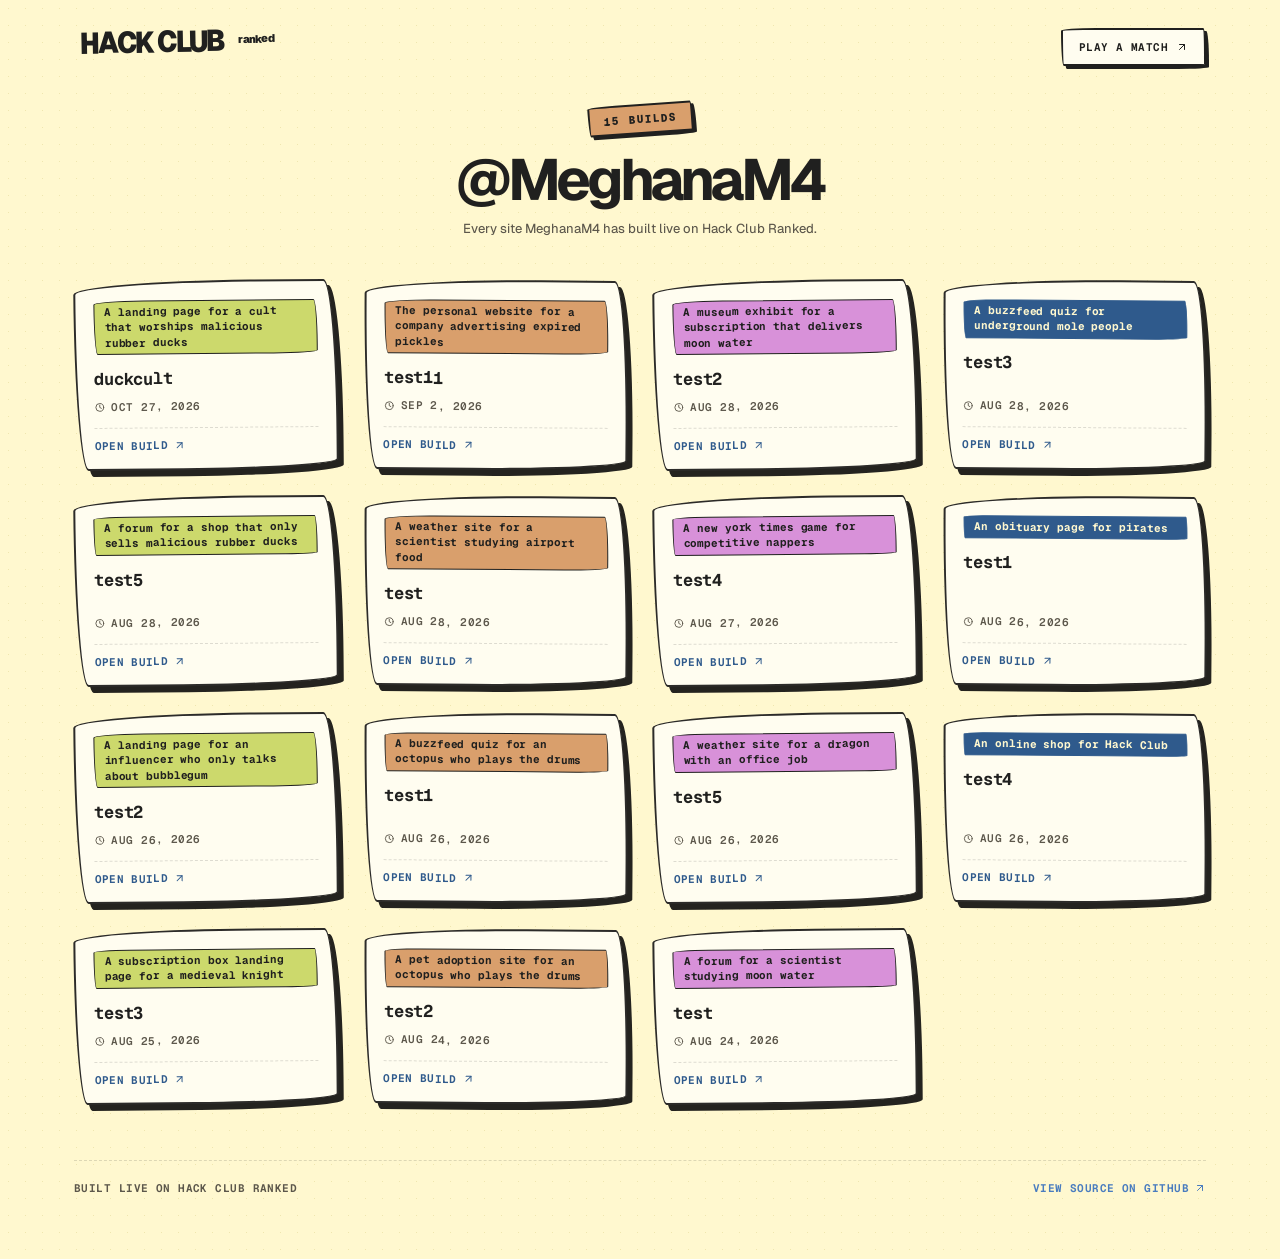
<file: index.html>
<!doctype html>
<html lang="en">
<head>
<meta charset="utf-8">
<meta name="viewport" content="width=device-width, initial-scale=1">
<meta name="color-scheme" content="light">
<title>MeghanaM4's Hack Club Ranked builds</title>
<meta name="description" content="Websites MeghanaM4 built live on Hack Club Ranked.">
<link rel="icon" href="data:image/svg+xml,%3Csvg%20width%3D%2224%22%20height%3D%2224%22%20viewBox%3D%220%200%2024%2024%22%20fill%3D%22none%22%20xmlns%3D%22http%3A%2F%2Fwww.w3.org%2F2000%2Fsvg%22%3E%3Cpath%20d%3D%22M22%2019.2727C22%2020.779%2020.779%2022%2019.2727%2022H14.7273C13.221%2022%2012%2020.779%2012%2019.2727V12H19.2727C20.779%2012%2022%2013.221%2022%2014.7273V19.2727Z%22%20fill%3D%22%2368C4FF%22%2F%3E%3Cpath%20d%3D%22M20%202C21.1046%202%2022%202.89543%2022%204V7C22%208.10457%2021.1046%209%2020%209H17C15.8954%209%2015%208.10457%2015%207V4C15%202.89543%2015.8954%202%2017%202H20Z%22%20fill%3D%22%230C79D8%22%2F%3E%3Cpath%20d%3D%22M7%2015C8.10457%2015%209%2015.8954%209%2017V20C9%2021.1046%208.10457%2022%207%2022H4C2.89543%2022%202%2021.1046%202%2020V17C2%2015.8954%202.89543%2015%204%2015H7Z%22%20fill%3D%22%230C79D8%22%2F%3E%3Cpath%20d%3D%22M12%2012H4.72727C3.22104%2012%202%2010.779%202%209.27273V4.72727C2%203.22104%203.22104%202%204.72727%202H9.27273C10.779%202%2012%203.22104%2012%204.72727V12Z%22%20fill%3D%22%232E9EFF%22%2F%3E%3C%2Fsvg%3E">
<link rel="preconnect" href="https://fonts.googleapis.com">
<link rel="preconnect" href="https://fonts.gstatic.com" crossorigin>
<link href="https://fonts.googleapis.com/css2?family=Geist:wght@400..900&family=Geist+Mono:wght@400..900&display=swap" rel="stylesheet">
<style>
  :root {
    color-scheme: light;
    --cream: #fff8cf;
    --ink: #20201f;
    --muted: #5c574b;
    --pink: #d891d9;
    --blue: #497cbf;
    --blue-strong: #2f5a8c;
    --green: #ccd96c;
    --orange: #d99f6c;
    --paper: #fffdf0;
    --line: #2c2b29;
    --blob: 255px 20px 225px 20px / 20px 225px 15px 255px;
    --font-sans: "Geist", ui-sans-serif, system-ui, "Segoe UI", sans-serif;
    --font-mono: "Geist Mono", ui-monospace, "SF Mono", Menlo, Consolas, monospace;
  }
  * { box-sizing: border-box; }
  body {
    margin: 0;
    min-width: 320px;
    color: var(--ink);
    font-family: var(--font-sans);
    background-color: var(--cream);
    background-image: radial-gradient(#c7b65c45 0.7px, transparent 0.7px);
    background-size: 17px 17px;
  }
  a:focus-visible, button:focus-visible {
    outline: 3px solid var(--blue);
    outline-offset: 3px;
  }
  .page { max-width: 1180px; margin: 0 auto; padding: 28px 24px 64px; }
  .site-header {
    display: flex;
    align-items: flex-start;
    justify-content: space-between;
    flex-wrap: wrap;
    gap: 14px;
    padding-bottom: 30px;
  }
  .logo {
    display: inline-flex;
    align-items: flex-start;
    gap: 8px;
    text-decoration: none;
    color: var(--ink);
    transform: rotate(-1deg);
  }
  .logo span {
    font-size: 30px;
    line-height: 0.9;
    font-weight: 950;
    letter-spacing: -0.08em;
    transform: scaleX(0.92);
  }
  .logo em {
    font-style: normal;
    font-size: 11px;
    font-weight: 900;
    margin-top: 5px;
    letter-spacing: -0.07em;
  }
  .pill-button {
    display: inline-flex;
    align-items: center;
    gap: 8px;
    border: 2px solid var(--ink);
    background: var(--paper);
    box-shadow: 3px 3px 0 var(--ink);
    padding: 10px 16px;
    font: 650 11px var(--font-mono);
    text-transform: uppercase;
    letter-spacing: 0.04em;
    color: var(--ink);
    text-decoration: none;
    border-radius: var(--blob);
    transition: transform 0.15s, box-shadow 0.15s;
  }
  .pill-button:hover { background: var(--green); transform: translate(2px, 2px); box-shadow: 1px 1px 0 var(--ink); }
  .pill-button:active { transform: translate(3px, 3px); box-shadow: none; }
  .page-head { max-width: 640px; margin: 8px auto 40px; text-align: center; }
  .build-count-sticker {
    display: inline-block;
    margin-bottom: 14px;
    border: 2px solid var(--ink);
    background: var(--orange);
    padding: 6px 14px;
    font: 800 11px var(--font-mono);
    text-transform: uppercase;
    letter-spacing: 0.1em;
    box-shadow: 3px 3px 0 var(--ink);
    border-radius: var(--blob);
    transform: rotate(-4deg);
  }
  .page-head h1 {
    margin: 4px 0 12px;
    font-size: clamp(34px, 5vw, 58px);
    letter-spacing: -0.065em;
    line-height: 0.95;
  }
  .page-head p {
    margin: 0 auto;
    max-width: 480px;
    font: 450 13px/1.6 var(--font-sans);
    color: var(--muted);
  }
  .gallery-grid {
    list-style: none;
    margin: 0;
    padding: 0;
    display: grid;
    grid-template-columns: repeat(auto-fill, minmax(260px, 1fr));
    gap: clamp(18px, 3vw, 26px);
  }
  .gallery-grid li { display: flex; min-width: 0; }
  .build-card {
    flex: 1;
    min-width: 0;
    display: flex;
    flex-direction: column;
    gap: 10px;
    min-height: 150px;
    border: 2px solid var(--line);
    background: var(--paper);
    box-shadow: 5px 6px 0 #24231f;
    padding: 18px 18px 16px;
    border-radius: var(--blob);
    text-decoration: none;
    color: var(--ink);
    --tilt: -0.5deg;
    transform: rotate(var(--tilt));
    transition: transform 0.15s, box-shadow 0.15s;
  }
  .gallery-grid li:nth-child(even) .build-card { --tilt: 0.45deg; }
  .build-card:hover { transform: translate(3px, 3px) rotate(var(--tilt)); box-shadow: 2px 3px 0 #24231f; }
  .build-card:active { transform: translate(5px, 5px) rotate(var(--tilt)); box-shadow: none; }
  .build-card-tag {
    display: inline-flex;
    max-width: 100%;
    min-width: 0;
    white-space: normal;
    word-break: break-word;
    border: 1.5px solid var(--ink);
    background: var(--cream);
    color: var(--ink);
    padding: 3px 10px;
    font: 700 11px var(--font-mono);
    letter-spacing: -0.01em;
    line-height: 1.4;
    border-radius: var(--blob);
  }
  .gallery-grid li:nth-child(4n+1) .build-card-tag { background: var(--green); }
  .gallery-grid li:nth-child(4n+2) .build-card-tag { background: var(--orange); }
  .gallery-grid li:nth-child(4n+3) .build-card-tag { background: var(--pink); }
  .gallery-grid li:nth-child(4n) .build-card-tag { background: var(--blue-strong); color: var(--cream); border-color: var(--blue-strong); }
  .build-card-name {
    margin: 4px 0 0;
    font: 700 17px var(--font-mono);
    letter-spacing: -0.01em;
    line-height: 1.25;
    word-break: break-word;
  }
  .build-card-meta {
    margin-top: auto;
    display: flex;
    align-items: center;
    gap: 6px;
    font: 600 11px var(--font-mono);
    text-transform: uppercase;
    letter-spacing: 0.04em;
    color: var(--muted);
  }
  .build-card-cta {
    display: inline-flex;
    align-items: center;
    gap: 6px;
    margin-top: 4px;
    padding-top: 10px;
    border-top: 1px dashed #00000022;
    font: 650 11px var(--font-mono);
    text-transform: uppercase;
    letter-spacing: 0.03em;
    color: var(--blue-strong);
  }
  .build-card:hover .build-card-cta { color: var(--ink); }
  .empty-state {
    max-width: 480px;
    margin: 20px auto 0;
    text-align: center;
    border: 2px dashed var(--ink);
    background: var(--paper);
    padding: 36px 28px;
    border-radius: var(--blob);
  }
  .empty-state p {
    margin: 0 0 20px;
    font: 500 12px/1.6 var(--font-mono);
    color: var(--muted);
  }
  .site-footer {
    margin-top: 56px;
    padding-top: 20px;
    border-top: 1px dashed #00000022;
    display: flex;
    flex-wrap: wrap;
    justify-content: space-between;
    gap: 10px;
    font: 650 11px var(--font-mono);
    text-transform: uppercase;
    letter-spacing: 0.04em;
    color: var(--muted);
  }
  .site-footer a {
    display: inline-flex;
    align-items: center;
    gap: 5px;
    color: var(--blue);
    text-decoration: none;
  }
  .site-footer a:hover { color: var(--blue-strong); text-decoration: underline; }
  @media (max-width: 760px) {
    .gallery-grid { grid-template-columns: repeat(auto-fill, minmax(220px, 1fr)); }
  }
  @media (max-width: 480px) {
    .site-header { flex-direction: column; align-items: center; text-align: center; }
    .gallery-grid { grid-template-columns: 1fr; }
    .site-footer { flex-direction: column; align-items: center; text-align: center; }
  }
  @media (prefers-reduced-motion: reduce) {
    *, *::before, *::after {
      animation-duration: 0.01ms !important;
      transition-duration: 0.01ms !important;
    }
  }
</style>
</head>
<body>
<div class="page">
  <header class="site-header">
    <a class="logo" href="https://ranked.hackclub.com" aria-label="Hack Club Ranked home">
      <span>HACK CLUB</span><em>ranked</em>
    </a>
    <a class="pill-button" href="https://ranked.hackclub.com">play a match <svg aria-hidden="true" width="12" height="12" viewBox="0 0 24 24" fill="none" stroke="currentColor" stroke-width="2" stroke-linecap="round" stroke-linejoin="round"><path d="M7 17 17 7"/><path d="M7 7h10v10"/></svg></a>
  </header>
  <main>
    <div class="page-head">
      <span class="build-count-sticker">15 builds</span>
      <h1>@MeghanaM4</h1>
      <p>Every site MeghanaM4 has built live on Hack Club Ranked.</p>
    </div>
    <ul class="gallery-grid">
        <li>
          <a class="build-card" href="./duckcult/">
            <span class="build-card-tag">A landing page for a cult that worships malicious rubber ducks</span>
            <strong class="build-card-name">duckcult</strong>
            <span class="build-card-meta"><svg aria-hidden="true" width="11" height="11" viewBox="0 0 24 24" fill="none" stroke="currentColor" stroke-width="2" stroke-linecap="round" stroke-linejoin="round"><circle cx="12" cy="12" r="8.5"/><path d="M12 7v5l3.5 2"/></svg>Oct 27, 2026</span>
            <span class="build-card-cta">open build <svg aria-hidden="true" width="12" height="12" viewBox="0 0 24 24" fill="none" stroke="currentColor" stroke-width="2" stroke-linecap="round" stroke-linejoin="round"><path d="M7 17 17 7"/><path d="M7 7h10v10"/></svg></span>
          </a>
        </li>
        <li>
          <a class="build-card" href="./test11/">
            <span class="build-card-tag">The personal website for a company advertising expired pickles</span>
            <strong class="build-card-name">test11</strong>
            <span class="build-card-meta"><svg aria-hidden="true" width="11" height="11" viewBox="0 0 24 24" fill="none" stroke="currentColor" stroke-width="2" stroke-linecap="round" stroke-linejoin="round"><circle cx="12" cy="12" r="8.5"/><path d="M12 7v5l3.5 2"/></svg>Sep 2, 2026</span>
            <span class="build-card-cta">open build <svg aria-hidden="true" width="12" height="12" viewBox="0 0 24 24" fill="none" stroke="currentColor" stroke-width="2" stroke-linecap="round" stroke-linejoin="round"><path d="M7 17 17 7"/><path d="M7 7h10v10"/></svg></span>
          </a>
        </li>
        <li>
          <a class="build-card" href="./test2/">
            <span class="build-card-tag">A museum exhibit for a subscription that delivers moon water</span>
            <strong class="build-card-name">test2</strong>
            <span class="build-card-meta"><svg aria-hidden="true" width="11" height="11" viewBox="0 0 24 24" fill="none" stroke="currentColor" stroke-width="2" stroke-linecap="round" stroke-linejoin="round"><circle cx="12" cy="12" r="8.5"/><path d="M12 7v5l3.5 2"/></svg>Aug 28, 2026</span>
            <span class="build-card-cta">open build <svg aria-hidden="true" width="12" height="12" viewBox="0 0 24 24" fill="none" stroke="currentColor" stroke-width="2" stroke-linecap="round" stroke-linejoin="round"><path d="M7 17 17 7"/><path d="M7 7h10v10"/></svg></span>
          </a>
        </li>
        <li>
          <a class="build-card" href="./test3/">
            <span class="build-card-tag">A buzzfeed quiz for underground mole people</span>
            <strong class="build-card-name">test3</strong>
            <span class="build-card-meta"><svg aria-hidden="true" width="11" height="11" viewBox="0 0 24 24" fill="none" stroke="currentColor" stroke-width="2" stroke-linecap="round" stroke-linejoin="round"><circle cx="12" cy="12" r="8.5"/><path d="M12 7v5l3.5 2"/></svg>Aug 28, 2026</span>
            <span class="build-card-cta">open build <svg aria-hidden="true" width="12" height="12" viewBox="0 0 24 24" fill="none" stroke="currentColor" stroke-width="2" stroke-linecap="round" stroke-linejoin="round"><path d="M7 17 17 7"/><path d="M7 7h10v10"/></svg></span>
          </a>
        </li>
        <li>
          <a class="build-card" href="./test5/">
            <span class="build-card-tag">A forum for a shop that only sells malicious rubber ducks</span>
            <strong class="build-card-name">test5</strong>
            <span class="build-card-meta"><svg aria-hidden="true" width="11" height="11" viewBox="0 0 24 24" fill="none" stroke="currentColor" stroke-width="2" stroke-linecap="round" stroke-linejoin="round"><circle cx="12" cy="12" r="8.5"/><path d="M12 7v5l3.5 2"/></svg>Aug 28, 2026</span>
            <span class="build-card-cta">open build <svg aria-hidden="true" width="12" height="12" viewBox="0 0 24 24" fill="none" stroke="currentColor" stroke-width="2" stroke-linecap="round" stroke-linejoin="round"><path d="M7 17 17 7"/><path d="M7 7h10v10"/></svg></span>
          </a>
        </li>
        <li>
          <a class="build-card" href="./test/">
            <span class="build-card-tag">A weather site for a scientist studying airport food</span>
            <strong class="build-card-name">test</strong>
            <span class="build-card-meta"><svg aria-hidden="true" width="11" height="11" viewBox="0 0 24 24" fill="none" stroke="currentColor" stroke-width="2" stroke-linecap="round" stroke-linejoin="round"><circle cx="12" cy="12" r="8.5"/><path d="M12 7v5l3.5 2"/></svg>Aug 28, 2026</span>
            <span class="build-card-cta">open build <svg aria-hidden="true" width="12" height="12" viewBox="0 0 24 24" fill="none" stroke="currentColor" stroke-width="2" stroke-linecap="round" stroke-linejoin="round"><path d="M7 17 17 7"/><path d="M7 7h10v10"/></svg></span>
          </a>
        </li>
        <li>
          <a class="build-card" href="./test4/">
            <span class="build-card-tag">A new york times game for competitive nappers</span>
            <strong class="build-card-name">test4</strong>
            <span class="build-card-meta"><svg aria-hidden="true" width="11" height="11" viewBox="0 0 24 24" fill="none" stroke="currentColor" stroke-width="2" stroke-linecap="round" stroke-linejoin="round"><circle cx="12" cy="12" r="8.5"/><path d="M12 7v5l3.5 2"/></svg>Aug 27, 2026</span>
            <span class="build-card-cta">open build <svg aria-hidden="true" width="12" height="12" viewBox="0 0 24 24" fill="none" stroke="currentColor" stroke-width="2" stroke-linecap="round" stroke-linejoin="round"><path d="M7 17 17 7"/><path d="M7 7h10v10"/></svg></span>
          </a>
        </li>
        <li>
          <a class="build-card" href="./test1/">
            <span class="build-card-tag">An obituary page for pirates</span>
            <strong class="build-card-name">test1</strong>
            <span class="build-card-meta"><svg aria-hidden="true" width="11" height="11" viewBox="0 0 24 24" fill="none" stroke="currentColor" stroke-width="2" stroke-linecap="round" stroke-linejoin="round"><circle cx="12" cy="12" r="8.5"/><path d="M12 7v5l3.5 2"/></svg>Aug 26, 2026</span>
            <span class="build-card-cta">open build <svg aria-hidden="true" width="12" height="12" viewBox="0 0 24 24" fill="none" stroke="currentColor" stroke-width="2" stroke-linecap="round" stroke-linejoin="round"><path d="M7 17 17 7"/><path d="M7 7h10v10"/></svg></span>
          </a>
        </li>
        <li>
          <a class="build-card" href="./test2/">
            <span class="build-card-tag">A landing page for an influencer who only talks about bubblegum</span>
            <strong class="build-card-name">test2</strong>
            <span class="build-card-meta"><svg aria-hidden="true" width="11" height="11" viewBox="0 0 24 24" fill="none" stroke="currentColor" stroke-width="2" stroke-linecap="round" stroke-linejoin="round"><circle cx="12" cy="12" r="8.5"/><path d="M12 7v5l3.5 2"/></svg>Aug 26, 2026</span>
            <span class="build-card-cta">open build <svg aria-hidden="true" width="12" height="12" viewBox="0 0 24 24" fill="none" stroke="currentColor" stroke-width="2" stroke-linecap="round" stroke-linejoin="round"><path d="M7 17 17 7"/><path d="M7 7h10v10"/></svg></span>
          </a>
        </li>
        <li>
          <a class="build-card" href="./test1/">
            <span class="build-card-tag">A buzzfeed quiz for an octopus who plays the drums</span>
            <strong class="build-card-name">test1</strong>
            <span class="build-card-meta"><svg aria-hidden="true" width="11" height="11" viewBox="0 0 24 24" fill="none" stroke="currentColor" stroke-width="2" stroke-linecap="round" stroke-linejoin="round"><circle cx="12" cy="12" r="8.5"/><path d="M12 7v5l3.5 2"/></svg>Aug 26, 2026</span>
            <span class="build-card-cta">open build <svg aria-hidden="true" width="12" height="12" viewBox="0 0 24 24" fill="none" stroke="currentColor" stroke-width="2" stroke-linecap="round" stroke-linejoin="round"><path d="M7 17 17 7"/><path d="M7 7h10v10"/></svg></span>
          </a>
        </li>
        <li>
          <a class="build-card" href="./test5/">
            <span class="build-card-tag">A weather site for a dragon with an office job</span>
            <strong class="build-card-name">test5</strong>
            <span class="build-card-meta"><svg aria-hidden="true" width="11" height="11" viewBox="0 0 24 24" fill="none" stroke="currentColor" stroke-width="2" stroke-linecap="round" stroke-linejoin="round"><circle cx="12" cy="12" r="8.5"/><path d="M12 7v5l3.5 2"/></svg>Aug 26, 2026</span>
            <span class="build-card-cta">open build <svg aria-hidden="true" width="12" height="12" viewBox="0 0 24 24" fill="none" stroke="currentColor" stroke-width="2" stroke-linecap="round" stroke-linejoin="round"><path d="M7 17 17 7"/><path d="M7 7h10v10"/></svg></span>
          </a>
        </li>
        <li>
          <a class="build-card" href="./test4/">
            <span class="build-card-tag">An online shop for Hack Club</span>
            <strong class="build-card-name">test4</strong>
            <span class="build-card-meta"><svg aria-hidden="true" width="11" height="11" viewBox="0 0 24 24" fill="none" stroke="currentColor" stroke-width="2" stroke-linecap="round" stroke-linejoin="round"><circle cx="12" cy="12" r="8.5"/><path d="M12 7v5l3.5 2"/></svg>Aug 26, 2026</span>
            <span class="build-card-cta">open build <svg aria-hidden="true" width="12" height="12" viewBox="0 0 24 24" fill="none" stroke="currentColor" stroke-width="2" stroke-linecap="round" stroke-linejoin="round"><path d="M7 17 17 7"/><path d="M7 7h10v10"/></svg></span>
          </a>
        </li>
        <li>
          <a class="build-card" href="./test3/">
            <span class="build-card-tag">A subscription box landing page for a medieval knight</span>
            <strong class="build-card-name">test3</strong>
            <span class="build-card-meta"><svg aria-hidden="true" width="11" height="11" viewBox="0 0 24 24" fill="none" stroke="currentColor" stroke-width="2" stroke-linecap="round" stroke-linejoin="round"><circle cx="12" cy="12" r="8.5"/><path d="M12 7v5l3.5 2"/></svg>Aug 25, 2026</span>
            <span class="build-card-cta">open build <svg aria-hidden="true" width="12" height="12" viewBox="0 0 24 24" fill="none" stroke="currentColor" stroke-width="2" stroke-linecap="round" stroke-linejoin="round"><path d="M7 17 17 7"/><path d="M7 7h10v10"/></svg></span>
          </a>
        </li>
        <li>
          <a class="build-card" href="./test2/">
            <span class="build-card-tag">A pet adoption site for an octopus who plays the drums</span>
            <strong class="build-card-name">test2</strong>
            <span class="build-card-meta"><svg aria-hidden="true" width="11" height="11" viewBox="0 0 24 24" fill="none" stroke="currentColor" stroke-width="2" stroke-linecap="round" stroke-linejoin="round"><circle cx="12" cy="12" r="8.5"/><path d="M12 7v5l3.5 2"/></svg>Aug 24, 2026</span>
            <span class="build-card-cta">open build <svg aria-hidden="true" width="12" height="12" viewBox="0 0 24 24" fill="none" stroke="currentColor" stroke-width="2" stroke-linecap="round" stroke-linejoin="round"><path d="M7 17 17 7"/><path d="M7 7h10v10"/></svg></span>
          </a>
        </li>
        <li>
          <a class="build-card" href="./test/">
            <span class="build-card-tag">A forum for a scientist studying moon water</span>
            <strong class="build-card-name">test</strong>
            <span class="build-card-meta"><svg aria-hidden="true" width="11" height="11" viewBox="0 0 24 24" fill="none" stroke="currentColor" stroke-width="2" stroke-linecap="round" stroke-linejoin="round"><circle cx="12" cy="12" r="8.5"/><path d="M12 7v5l3.5 2"/></svg>Aug 24, 2026</span>
            <span class="build-card-cta">open build <svg aria-hidden="true" width="12" height="12" viewBox="0 0 24 24" fill="none" stroke="currentColor" stroke-width="2" stroke-linecap="round" stroke-linejoin="round"><path d="M7 17 17 7"/><path d="M7 7h10v10"/></svg></span>
          </a>
        </li>
      </ul>
  </main>
  <footer class="site-footer">
    <span>Built live on Hack Club Ranked</span>
    <a href="https://github.com/MeghanaM4/hackclubranked">view source on GitHub <svg aria-hidden="true" width="12" height="12" viewBox="0 0 24 24" fill="none" stroke="currentColor" stroke-width="2" stroke-linecap="round" stroke-linejoin="round"><path d="M7 17 17 7"/><path d="M7 7h10v10"/></svg></a>
  </footer>
</div>
</body>
</html>
</file>
